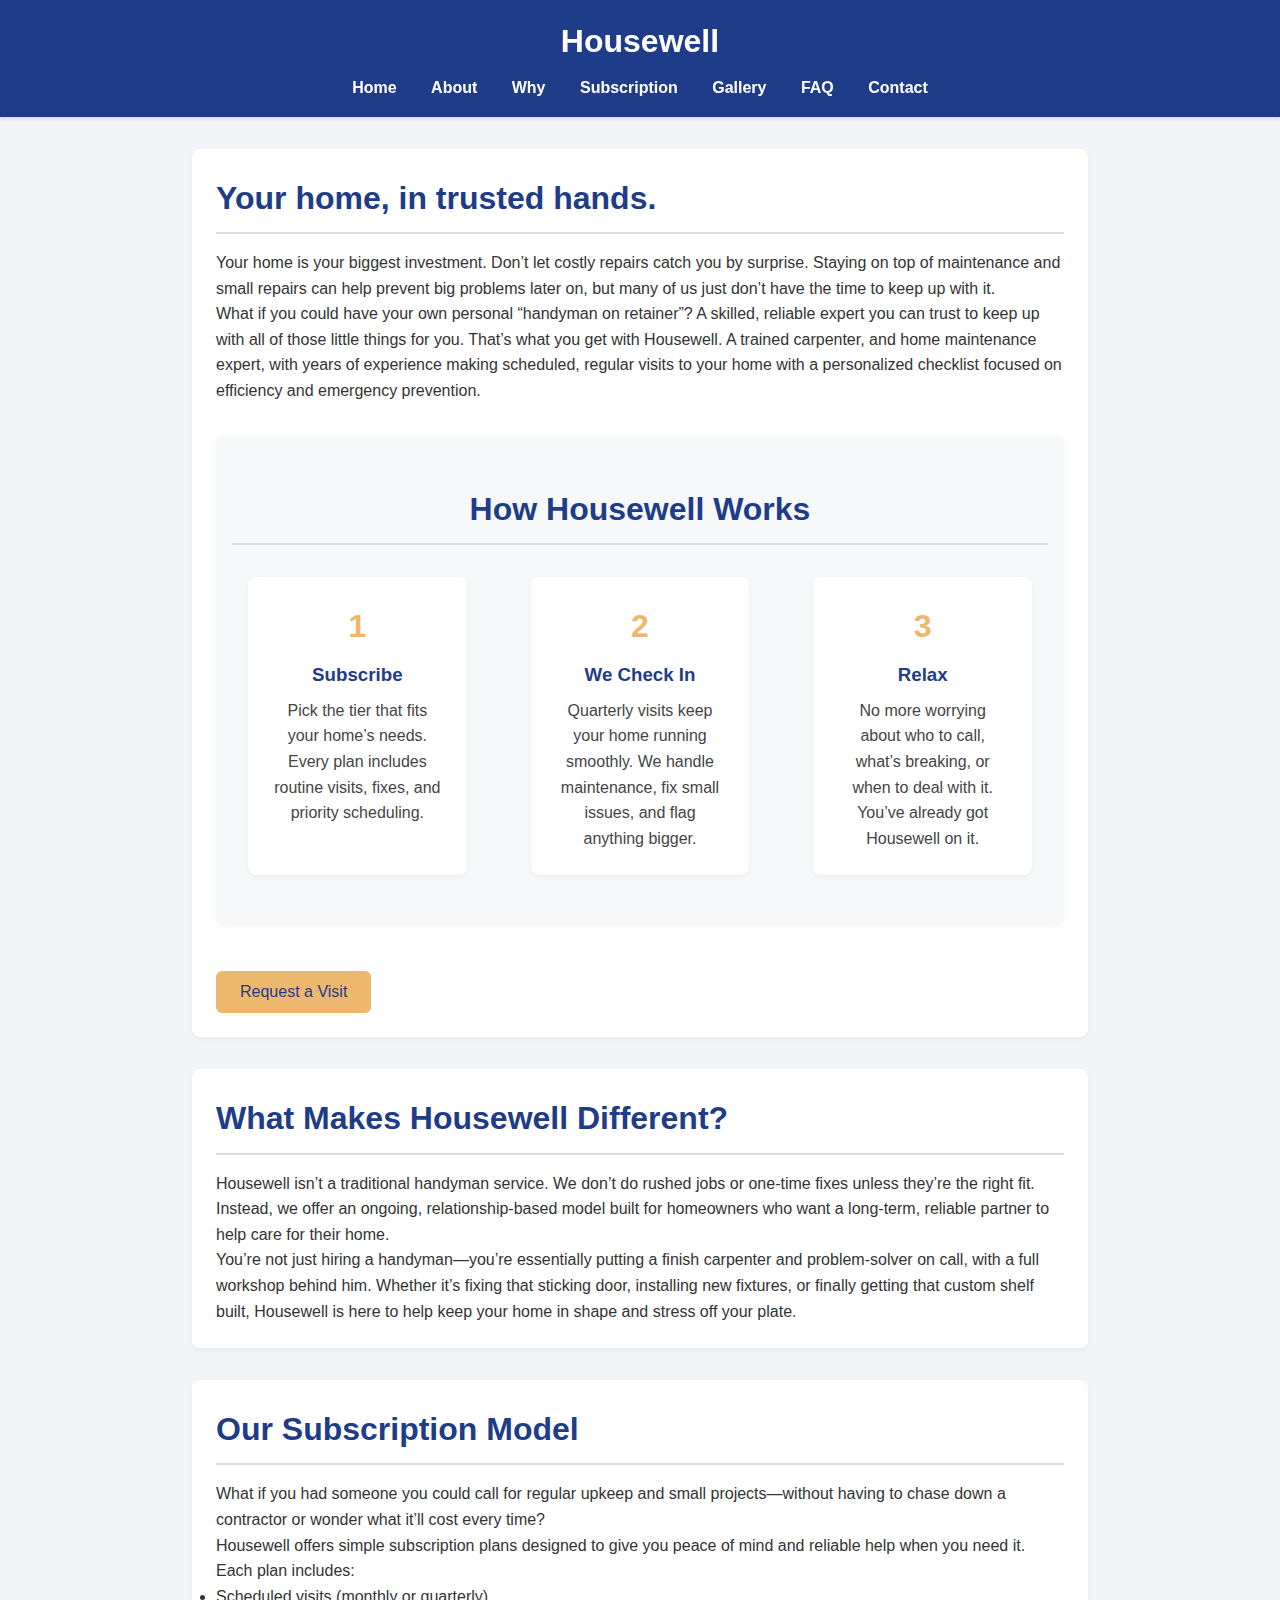
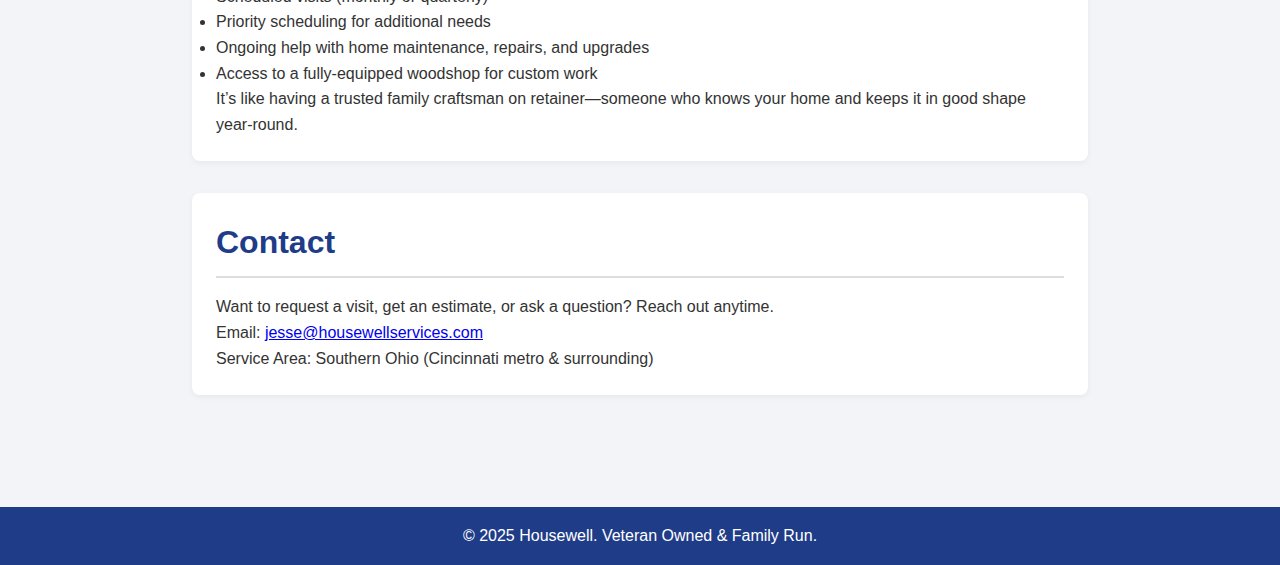
<file: index.html>
<!DOCTYPE html>
<html lang="en">
<head>
  <meta charset="UTF-8" />
  <meta name="viewport" content="width=device-width, initial-scale=1.0" />
  <title>Housewell | Your home in trusted hands</title>
  <link rel="stylesheet" href="css/styles.css" />
</head>
<body>
    <header>
      <h1>Housewell</h1>
      <nav>
        <a href="index.html">Home</a>
        <a href="about.html">About</a>
        <a href="why.html">Why</a>
        <a href="subscription.html">Subscription</a>
        <a href="gallery.html">Gallery</a>
        <a href="faq.html">FAQ</a>
        <a href="contact.html">Contact</a>
      </nav>
    </header>
  
    <main>
      <!-- HOME (Hero) -->
      <section id="home">
        <h2>Your home, in trusted hands.</h2>
        <p>Your home is your biggest investment. Don’t let costly repairs catch you by surprise. Staying on top of maintenance and small repairs can help prevent big problems later on, but many of us just don’t have the time to keep up with it.</p>
        
        </p>What if you could have your own personal “handyman on retainer”? A skilled, reliable expert you can trust to keep up with all of those little things for you. That’s what you get with Housewell. A trained carpenter, and home maintenance expert, with years of experience making scheduled, regular visits to your home with a personalized checklist focused on efficiency and emergency prevention.
        </p>

        <section class="how-it-works">
          <h2>How Housewell Works</h2>
          <div class="steps">
            <div class="step">
              <div class="step-number">1</div>
              <h3>Subscribe</h3>
              <p>Pick the tier that fits your home’s needs. Every plan includes routine visits, fixes, and priority scheduling.</p>
            </div>
            <div class="step">
              <div class="step-number">2</div>
              <h3>We Check In</h3>
              <p>Quarterly visits keep your home running smoothly. We handle maintenance, fix small issues, and flag anything bigger.</p>
            </div>
            <div class="step">
              <div class="step-number">3</div>
              <h3>Relax</h3>
              <p>No more worrying about who to call, what’s breaking, or when to deal with it. You’ve already got Housewell on it.</p>
            </div>
          </div>
        </section>
        

        <button>Request a Visit</button>
      </section>
      
      <!-- DIFFERENT -->
      <section id="how-it-works">
        <h2>What Makes Housewell Different?</h2>
        <p>
          Housewell isn’t a traditional handyman service. We don’t do rushed jobs or one-time fixes unless they’re the right fit. Instead, we offer an ongoing, relationship-based model built for homeowners who want a long-term, reliable partner to help care for their home.
        </p>
        <p>
          You’re not just hiring a handyman—you’re essentially putting a finish carpenter and problem-solver on call, with a full workshop behind him. Whether it’s fixing that sticking door, installing new fixtures, or finally getting that custom shelf built, Housewell is here to help keep your home in shape and stress off your plate.
        </p>
      </section>

      <section id="subscriptions">
        <h2>Our Subscription Model</h2>
        <p>
          What if you had someone you could call for regular upkeep and small projects—without having to chase down a contractor or wonder what it’ll cost every time?
        </p>
        <p>
          Housewell offers simple subscription plans designed to give you peace of mind and reliable help when you need it. Each plan includes:
        </p>
        <ul>
          <li>Scheduled visits (monthly or quarterly)</li>
          <li>Priority scheduling for additional needs</li>
          <li>Ongoing help with home maintenance, repairs, and upgrades</li>
          <li>Access to a fully-equipped woodshop for custom work</li>
        </ul>
        <p>
          It’s like having a trusted family craftsman on retainer—someone who knows your home and keeps it in good shape year-round.
        </p>
      </section>
      
      
      <!-- CONTACT -->
      <section id="contact">
        <h2>Contact</h2>
        <p>Want to request a visit, get an estimate, or ask a question? Reach out anytime.</p>
        <p>Email: <a href="mailto:jesse@housewellservices.com">jesse@housewellservices.com</a></p>
        <p>Service Area: Southern Ohio (Cincinnati metro & surrounding)</p>
      </section>
    </main>
  
    <footer>
      <p>&copy; 2025 Housewell. Veteran Owned & Family Run.</p>
    </footer>
  </body>
</html>
</file>
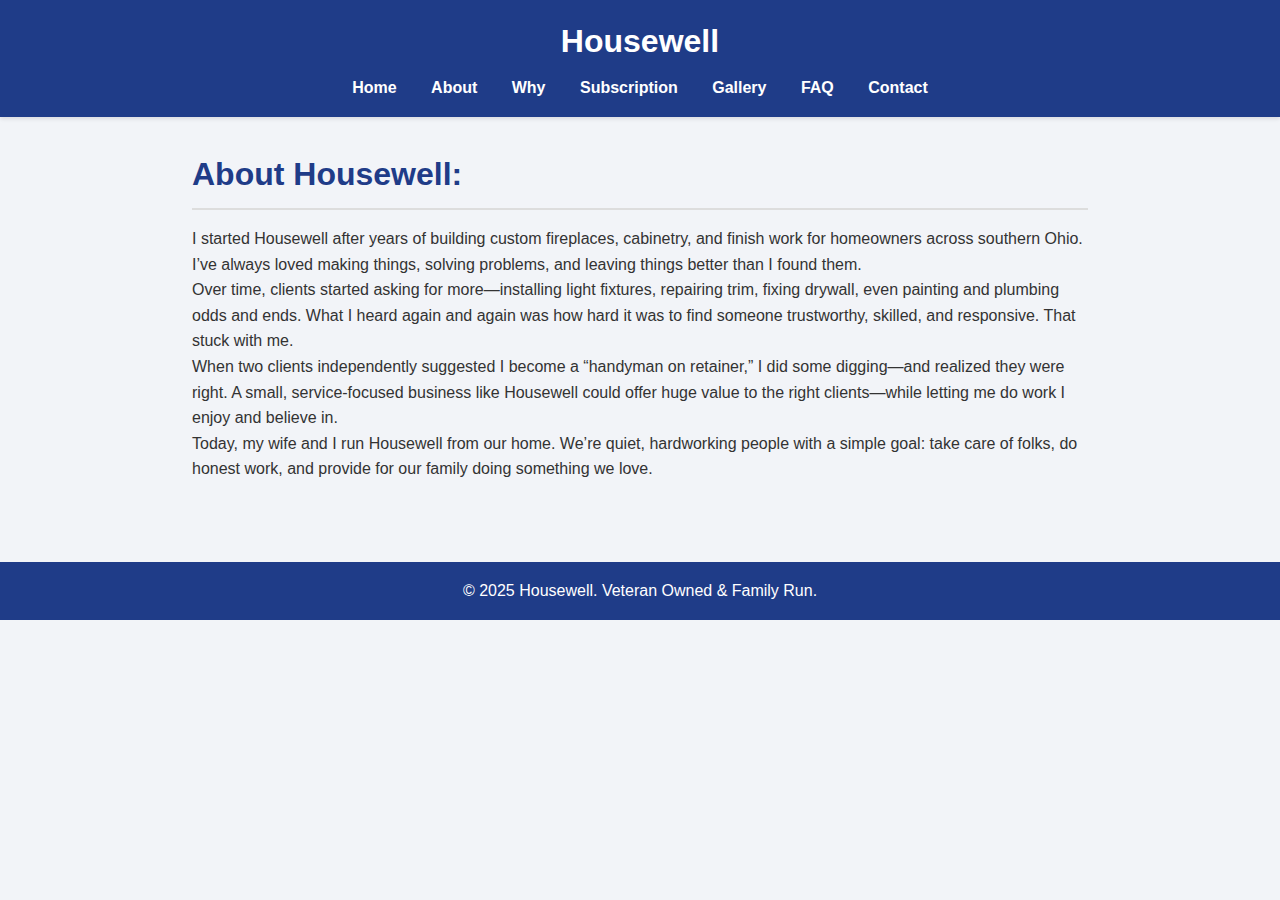
<file: about.html>
<!DOCTYPE html>
<html lang="en">
<head>
  <meta charset="UTF-8">
  <meta name="viewport" content="width=device-width, initial-scale=1.0">
  <title>About | Housewell</title>
  <link rel="stylesheet" href="css/styles.css">
</head>
<body>
  <header>
    <h1>Housewell</h1>
    <nav>
      <a href="index.html">Home</a>
      <a href="about.html">About</a>
      <a href="why.html">Why</a>
      <a href="subscription.html">Subscription</a>
      <a href="gallery.html">Gallery</a>
      <a href="faq.html">FAQ</a>
      <a href="contact.html">Contact</a>
    </nav>
  </header>

  <main>
    <h2 class="sticky-heading">About Housewell:</h2>
    <p>
        I started Housewell after years of building custom fireplaces, cabinetry, and finish work for homeowners across southern Ohio. I’ve always loved making things, solving problems, and leaving things better than I found them. 
      </p>
      <p>
        Over time, clients started asking for more—installing light fixtures, repairing trim, fixing drywall, even painting and plumbing odds and ends. What I heard again and again was how hard it was to find someone trustworthy, skilled, and responsive. That stuck with me.
      </p>
      <p>
        When two clients independently suggested I become a “handyman on retainer,” I did some digging—and realized they were right. A small, service-focused business like Housewell could offer huge value to the right clients—while letting me do work I enjoy and believe in.
      </p>
      <p>
        Today, my wife and I run Housewell from our home. We’re quiet, hardworking people with a simple goal: take care of folks, do honest work, and provide for our family doing something we love.
      </p>
  </main>

  <footer>
    <p>&copy; 2025 Housewell. Veteran Owned & Family Run.</p>
  </footer>
</body>
</html>
</file>
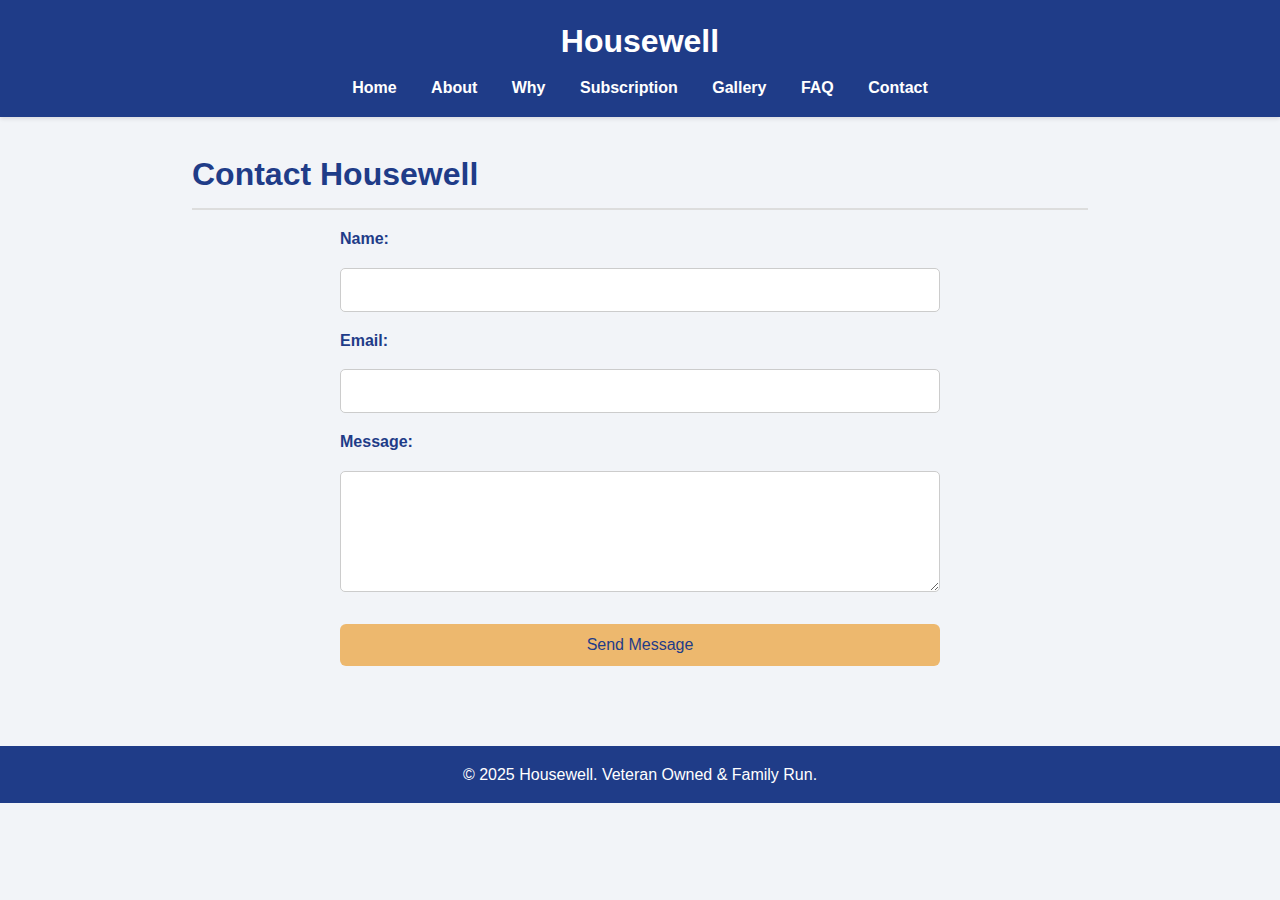
<file: contact.html>
<!DOCTYPE html>
<html lang="en">
<head>
  <meta charset="UTF-8">
  <meta name="viewport" content="width=device-width, initial-scale=1.0">
  <title>Contact | Housewell</title>
  <link rel="stylesheet" href="css/styles.css">
</head>
<body>
  <header>
    <h1>Housewell</h1>
    <nav>
      <a href="index.html">Home</a>
      <a href="about.html">About</a>
      <a href="why.html">Why</a>
      <a href="subscription.html">Subscription</a>
      <a href="gallery.html">Gallery</a>
      <a href="faq.html">FAQ</a>
      <a href="contact.html">Contact</a>
    </nav>
  </header>

  <main>
    <h2>Contact Housewell</h2>

    <form action="https://formsubmit.co/jkylecarpentry@gmail.com" method="POST" class="contact-form">
        <label for="name">Name:</label>
        <input type="text" id="name" name="name" required>
      
        <label for="email">Email:</label>
        <input type="email" id="email" name="email" required>
      
        <label for="message">Message:</label>
        <textarea id="message" name="message" rows="5" required></textarea>
      
        <button type="submit">Send Message</button>
      </form>
      
  </main>

  <footer>
    <p>&copy; 2025 Housewell. Veteran Owned & Family Run.</p>
  </footer>
</body>
</html>
</file>
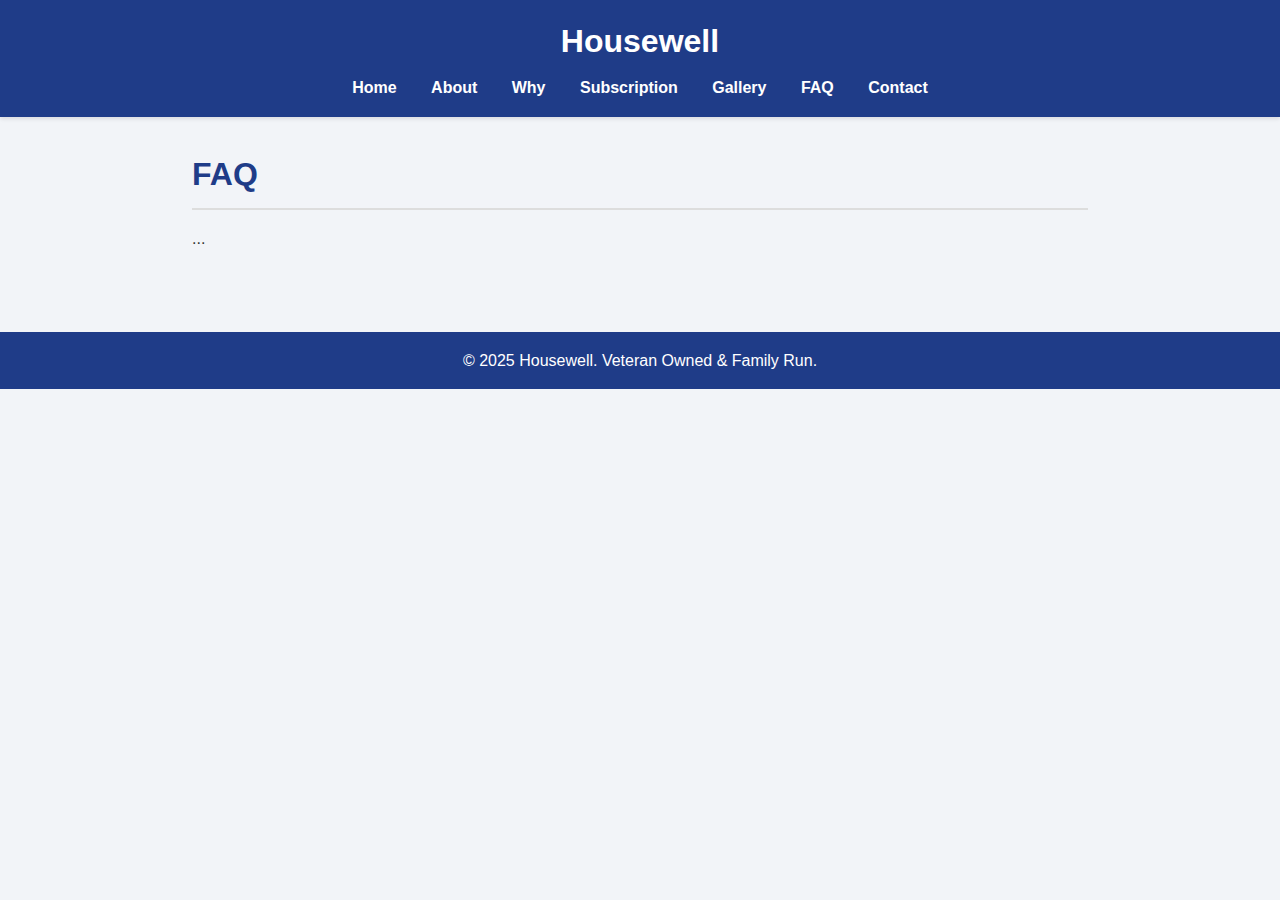
<file: FAQ.html>
<!DOCTYPE html>
<html lang="en">
<head>
  <meta charset="UTF-8">
  <meta name="viewport" content="width=device-width, initial-scale=1.0">
  <title>FAQ | Housewell</title>
  <link rel="stylesheet" href="css/styles.css">
</head>
<body>
  <header>
    <h1>Housewell</h1>
    <nav>
      <a href="index.html">Home</a>
      <a href="about.html">About</a>
      <a href="why.html">Why</a>
      <a href="subscription.html">Subscription</a>
      <a href="gallery.html">Gallery</a>
      <a href="faq.html">FAQ</a>
      <a href="contact.html">Contact</a>
    </nav>
  </header>

  <main>
    <h2 class="sticky-heading">FAQ</h2>
    <p>...</p>
  </main>

  <footer>
    <p>&copy; 2025 Housewell. Veteran Owned & Family Run.</p>
  </footer>
</body>
</html>
</file>
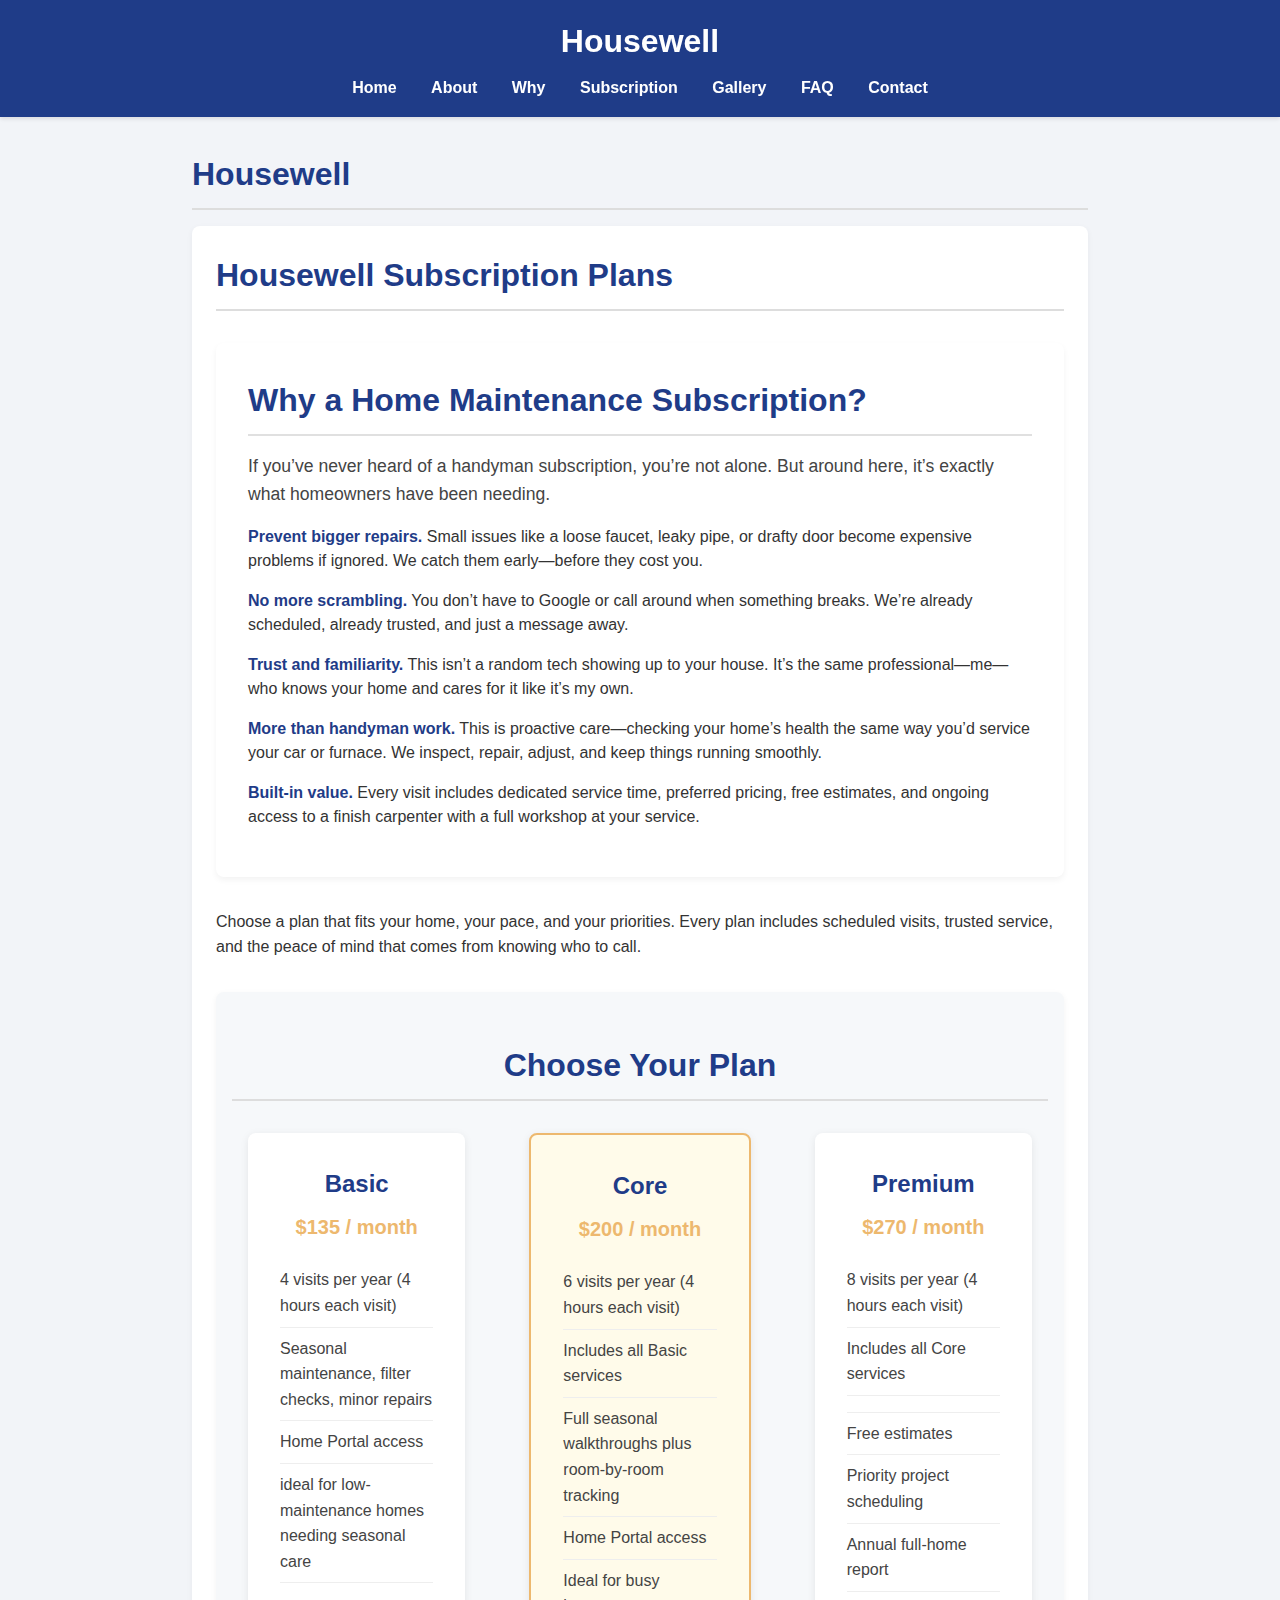
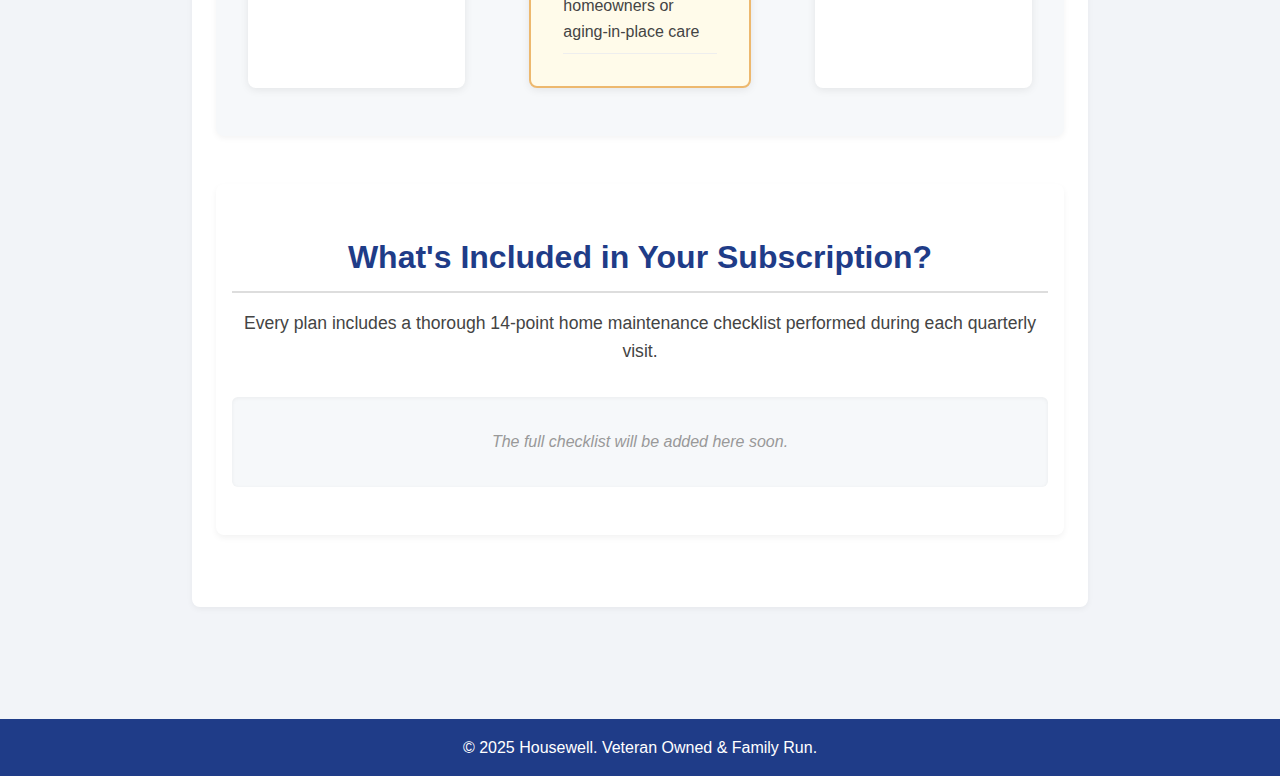
<file: subscription.html>
<!DOCTYPE html>
<html lang="en">
<head>
  <meta charset="UTF-8">
  <meta name="viewport" content="width=device-width, initial-scale=1.0">
  <title>subscription | Housewell</title>
  <link rel="stylesheet" href="css/styles.css">
</head>
<body>
  <header>
    <h1>Housewell</h1>
    <nav>
      <a href="index.html">Home</a>
      <a href="about.html">About</a>
      <a href="why.html">Why</a>
      <a href="subscription.html">Subscription</a>
      <a href="gallery.html">Gallery</a>
      <a href="faq.html">FAQ</a>
      <a href="contact.html">Contact</a>
    </nav>
  </header>

  <main>
    <h2 class="sticky-heading">Housewell</h2>
    <section id="subscriptions">
        <h2>Housewell Subscription Plans</h2>

        <section class="why-subscription">
          <h2>Why a Home Maintenance Subscription?</h2>
          <p class="intro">If you’ve never heard of a handyman subscription, you’re not alone. But around here, it’s exactly what homeowners have been needing.</p>
        
          <ul class="subscription-benefits">
            <li><strong>Prevent bigger repairs.</strong> Small issues like a loose faucet, leaky pipe, or drafty door become expensive problems if ignored. We catch them early—before they cost you.</li>
            
            <li><strong>No more scrambling.</strong> You don’t have to Google or call around when something breaks. We’re already scheduled, already trusted, and just a message away.</li>
            
            <li><strong>Trust and familiarity.</strong> This isn’t a random tech showing up to your house. It’s the same professional—me—who knows your home and cares for it like it’s my own.</li>
            
            <li><strong>More than handyman work.</strong> This is proactive care—checking your home’s health the same way you’d service your car or furnace. We inspect, repair, adjust, and keep things running smoothly.</li>
            
            <li><strong>Built-in value.</strong> Every visit includes dedicated service time, preferred pricing, free estimates, and ongoing access to a finish carpenter with a full workshop at your service.</li>
          </ul>
        </section>
        
        <p>
          Choose a plan that fits your home, your pace, and your priorities. Every plan includes scheduled visits, trusted service, and the peace of mind that comes from knowing who to call.
        </p>
      
        <section class="subscription-plans">
          <h2>Choose Your Plan</h2>
          <div class="plan-cards">
            
            <div class="plan">
              <h3>Basic</h3>
              <p class="price">$135 / month</p>
              <ul>
                <li>4 visits per year (4 hours each visit)</li>
                <li>Seasonal maintenance, filter checks, minor repairs</li>
                <li>Home Portal access</li>
                <li>ideal for low-maintenance homes needing seasonal care</li>
              </ul>
            </div>
        
            <div class="plan highlighted">
              <h3>Core</h3>
              <p class="price">$200 / month</p>
              <ul>
                <li>6 visits per year (4 hours each visit)</li>
                <li>Includes all Basic services</li>
                <li>Full seasonal walkthroughs plus room-by-room tracking</li>
                <li>Home Portal access</li>
                <li>Ideal for busy homeowners or aging-in-place care</li>
              </ul>
            </div>
        
            <div class="plan">
              <h3>Premium</h3>
              <p class="price">$270 / month</p>
              <ul>
                <li>8 visits per year (4 hours each visit)</li>
                <li>Includes all Core services</li>
                <li></li>
                <li>Free estimates</li>
                <li>Priority project scheduling</li>
                <li>Annual full-home report</li>
              </ul>
            </div>
        
          </div>
        </section>
        
        <section class="checklist-preview">
          <h2>What's Included in Your Subscription?</h2>
          <p class="intro">Every plan includes a thorough 14-point home maintenance checklist performed during each quarterly visit.</p>
          
          <div class="checklist-placeholder">
            <p><em>The full checklist will be added here soon.</em></p>
          </div>
        </section>
        
      </section>
      
  </main>

  <footer>
    <p>&copy; 2025 Housewell. Veteran Owned & Family Run.</p>
  </footer>
</body>
</html>
</file>
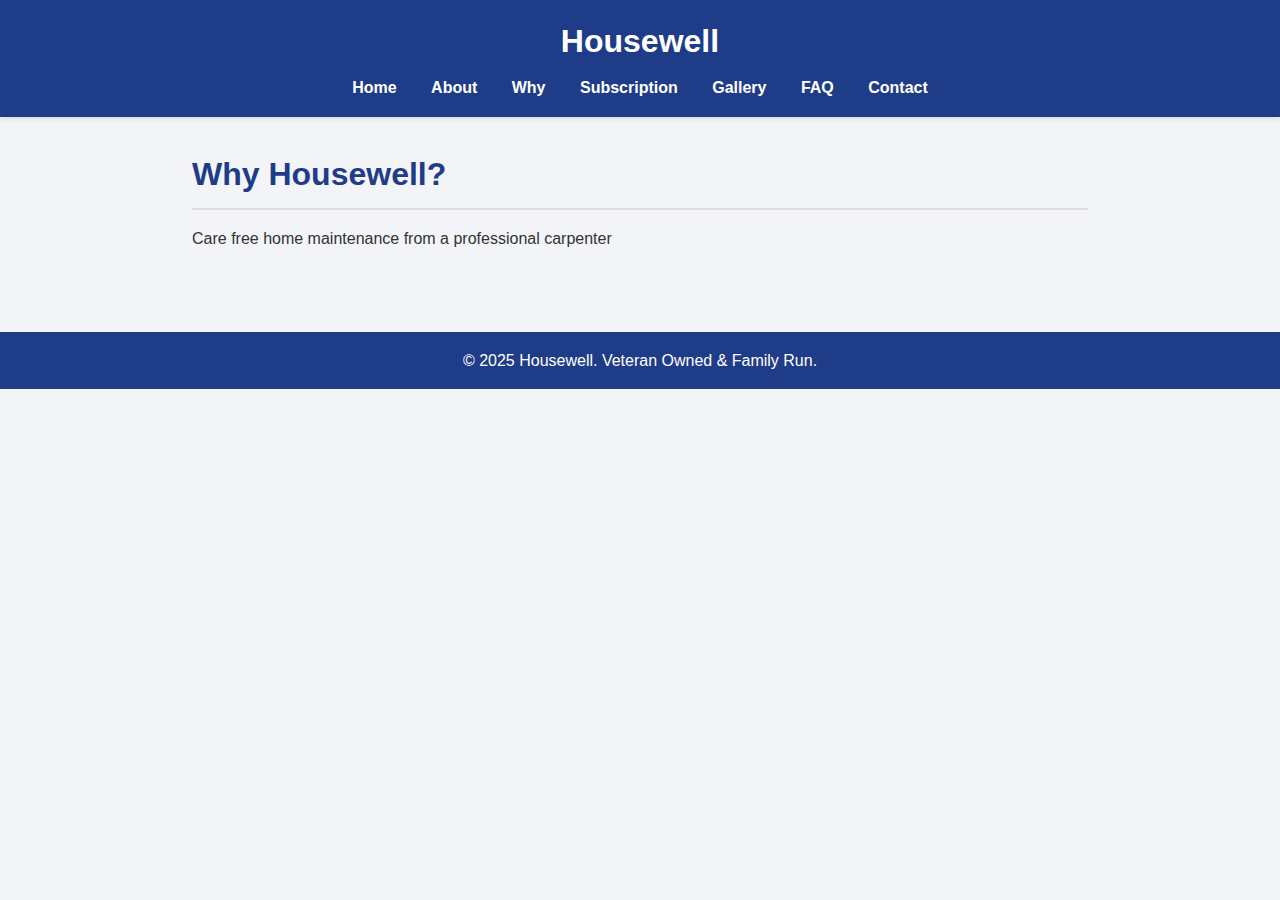
<file: why.html>
<!DOCTYPE html>
<html lang="en">
<head>
  <meta charset="UTF-8">
  <meta name="viewport" content="width=device-width, initial-scale=1.0">
  <title>Why | Housewell</title>
  <link rel="stylesheet" href="css/styles.css">
</head>
<body>
  <header>
    <h1>Housewell</h1>
    <nav>
      <a href="index.html">Home</a>
      <a href="about.html">About</a>
      <a href="why.html">Why</a>
      <a href="subscription.html">Subscription</a>
      <a href="gallery.html">Gallery</a>
      <a href="faq.html">FAQ</a>
      <a href="contact.html">Contact</a>
    </nav>
  </header>

  <main>
    <h2>Why Housewell?</h2>
    <p>Care free home maintenance from a professional carpenter</p>
  </main>

  <footer>
    <p>&copy; 2025 Housewell. Veteran Owned & Family Run.</p>
  </footer>
</body>
</html>
</file>
<file: css/styles.css>
/* Base Reset */
* {
  margin: 0;
  padding: 0;
  box-sizing: border-box;
}

/* Body Styling */
body {
  font-family: 'Segoe UI', Roboto, sans-serif;
  line-height: 1.6;
  background-color: #f2f4f8;
  color: #333;
  padding: 0;
}

/* Header */
header {
  background-color: #1f3c88;
  color: white;
  padding: 1rem 2rem;
  text-align: center;
  box-shadow: 0 2px 4px rgba(0,0,0,0.1);
  position: sticky;
  top: 0;
  z-index: 1000;
}

nav {
  margin-top: 0.5rem;
}

nav a {
  margin: 0 15px;
  color: #fff;
  text-decoration: none;
  font-weight: 600;
}

nav a:hover {
  text-decoration: underline;
}

/* Main Content */
main {
  padding: 2rem;
  max-width: 960px;
  margin: 0 auto;
}

main h2 {
  color: #1f3c88;
  font-size: 2rem;
  margin-bottom: 1rem;
  border-bottom: 2px solid #ddd;
  padding-bottom: 0.5rem;
}

main section {
  margin-bottom: 2rem;
  background: #fff;
  padding: 1.5rem;
  border-radius: 8px;
  box-shadow: 0 2px 6px rgba(0,0,0,0.05);
}

/* Button Styling */
button,
.contact-form button {
  background-color: #edb86e;
  color: #1f3c88;
  border: none;
  padding: 0.75rem 1.5rem;
  font-size: 1rem;
  margin-top: 1rem;
  border-radius: 6px;
  cursor: pointer;
  transition: background 0.3s ease;
}

button:hover,
.contact-form button:hover {
  background-color: #e0a94f;
}

/* Contact Form */
.contact-form {
  max-width: 600px;
  margin: 0 auto;
  display: flex;
  flex-direction: column;
  gap: 1rem;
}

.contact-form label {
  font-weight: bold;
  color: #1f3c88;
}

.contact-form input,
.contact-form textarea {
  padding: 0.75rem;
  font-size: 1rem;
  border: 1px solid #ccc;
  border-radius: 5px;
}

/* Why Subscription Section */
.why-subscription {
  background-color: #fff;
  padding: 2rem;
  margin-top: 2rem;
  border-radius: 8px;
  box-shadow: 0 3px 6px rgba(0,0,0,0.05);
  max-width: 960px;
  margin-left: auto;
  margin-right: auto;
}

.why-subscription h2 {
  color: #1f3c88;
  margin-bottom: 1rem;
  border-bottom: 2px solid #e0e0e0;
  padding-bottom: 0.5rem;
}

.why-subscription .intro {
  font-size: 1.1rem;
  margin-bottom: 1rem;
  color: #444;
}

.subscription-benefits {
  list-style-type: none;
  padding: 0;
}

.subscription-benefits li {
  margin-bottom: 1rem;
  font-size: 1rem;
  line-height: 1.5;
  color: #333;
}

.subscription-benefits li strong {
  color: #1f3c88;
}

/* How It Works Section */
.how-it-works {
  background-color: #f6f8fa;
  padding: 3rem 1rem;
  text-align: center;
  max-width: 1000px;
  margin: 2rem auto;
  border-radius: 8px;
}

.how-it-works h2 {
  font-size: 2rem;
  margin-bottom: 2rem;
  color: #1f3c88;
}

.steps {
  display: flex;
  flex-direction: column;
  gap: 2rem;
}

.step {
  background: white;
  border-radius: 8px;
  padding: 1.5rem;
  box-shadow: 0 2px 5px rgba(0,0,0,0.05);
}

.step-number {
  font-size: 2rem;
  font-weight: bold;
  color: #edb86e;
  margin-bottom: 0.5rem;
}

.step h3 {
  margin-bottom: 0.5rem;
  color: #1f3c88;
}

.step p {
  font-size: 1rem;
  color: #444;
}

/* Make it responsive */
@media (min-width: 768px) {
  .steps {
    flex-direction: row;
    justify-content: space-between;
  }

  .step {
    flex: 1;
    margin: 0 1rem;
  }
}

/* Subscription Plan Cards */
.subscription-plans {
  background-color: #f6f8fa;
  padding: 3rem 1rem;
  text-align: center;
  max-width: 1200px;
  margin: 2rem auto;
  border-radius: 8px;
}

.subscription-plans h2 {
  font-size: 2rem;
  margin-bottom: 2rem;
  color: #1f3c88;
}

.plan-cards {
  display: flex;
  flex-direction: column;
  gap: 2rem;
}

.plan {
  background: white;
  padding: 2rem;
  border-radius: 8px;
  box-shadow: 0 2px 8px rgba(0,0,0,0.08);
  flex: 1;
  transition: transform 0.3s ease;
}

.plan:hover {
  transform: scale(1.02);
}

.plan h3 {
  font-size: 1.5rem;
  margin-bottom: 0.5rem;
  color: #1f3c88;
}

.plan .price {
  font-size: 1.25rem;
  color: #edb86e;
  margin-bottom: 1rem;
  font-weight: bold;
}

.plan ul {
  list-style: none;
  padding: 0;
  margin: 0;
  text-align: left;
  color: #444;
}

.plan ul li {
  padding: 0.5rem 0;
  border-bottom: 1px solid #eee;
}

.highlighted {
  border: 2px solid #edb86e;
  background-color: #fffbea;
}

@media (min-width: 768px) {
  .plan-cards {
    flex-direction: row;
    justify-content: space-between;
  }

  .plan {
    margin: 0 1rem;
  }
}

/* Checklist Preview */
.checklist-preview {
  background-color: #fff;
  padding: 3rem 1rem;
  max-width: 960px;
  margin: 3rem auto;
  border-radius: 8px;
  box-shadow: 0 3px 6px rgba(0,0,0,0.05);
  text-align: center;
}

.checklist-preview h2 {
  font-size: 2rem;
  margin-bottom: 1rem;
  color: #1f3c88;
}

.checklist-preview .intro {
  font-size: 1.1rem;
  color: #444;
  margin-bottom: 2rem;
}

.checklist-placeholder {
  background-color: #f6f8fa;
  padding: 2rem;
  border-radius: 6px;
  color: #999;
  font-style: italic;
  box-shadow: inset 0 1px 4px rgba(0,0,0,0.05);
}

/* Testimonials */
.testimonials {
  background-color: #fff;
  padding: 3rem 1rem;
  max-width: 960px;
  margin: 2rem auto;
  text-align: center;
  border-radius: 8px;
  box-shadow: 0 3px 6px rgba(0,0,0,0.05);
}

.testimonials h2 {
  font-size: 2rem;
  margin-bottom: 2rem;
  color: #1f3c88;
}

.testimonial-grid {
  display: flex;
  flex-direction: column;
  gap: 2rem;
}

.testimonial-grid blockquote {
  background: #f6f8fa;
  border-left: 5px solid #edb86e;
  padding: 1rem 1.5rem;
  font-style: italic;
  border-radius: 5px;
  box-shadow: 0 2px 4px rgba(0,0,0,0.05);
}

.testimonial-grid footer {
  text-align: right;
  margin-top: 0.5rem;
  color: #555;
  font-style: normal;
}

@media (min-width: 768px) {
  .testimonial-grid {
    flex-direction: row;
    justify-content: space-between;
  }

  .testimonial-grid blockquote {
    flex: 1;
  }
}

/* Gallery Slider */
.gallery-slider {
  padding: 3rem 1rem;
  background: #fff;
  text-align: center;
  max-width: 1000px;
  margin: 3rem auto;
  border-radius: 8px;
  box-shadow: 0 3px 6px rgba(0,0,0,0.05);
}

.gallery-slider h2 {
  color: #1f3c88;
  margin-bottom: 2rem;
}

.slider-container {
  position: relative;
  overflow: hidden;
  max-width: 1000;
  margin: 0 auto;
  height: 500px;
}

.slider-track {
  display: flex;
  flex-wrap: nowrap;
  transition: transform 0.5s ease-in-out;
}


.slider-track img {
  width: 100%;
  min-width: 100%;
  max-width: 100%;
  height: auto;
  max-height: 500px;
  object-fit: contain;
  flex: 0 0 100%;
  border-radius: 8px;
  background-color: #f6f8fa;
  padding: 10px;
}


/* Buttons */
.slider-btn {
  position: absolute;
  top: 50%;
  transform: translateY(-50%);
  background: rgba(31, 60, 136, 0.9);
  color: #fff;
  border: none;
  padding: 0.75rem 1.25rem;
  font-size: 1.5rem;
  cursor: pointer;
  border-radius: 50%;
  z-index: 10;
}

.slider-btn.prev {
  left: 10px;
}

.slider-btn.next {
  right: 10px;
}

.slider-btn:hover {
  background: #edb86e;
}


/* Footer */
footer {
  text-align: center;
  padding: 1rem;
  background-color: #1f3c88;
  color: white;
  margin-top: 3rem;
}
</file>
